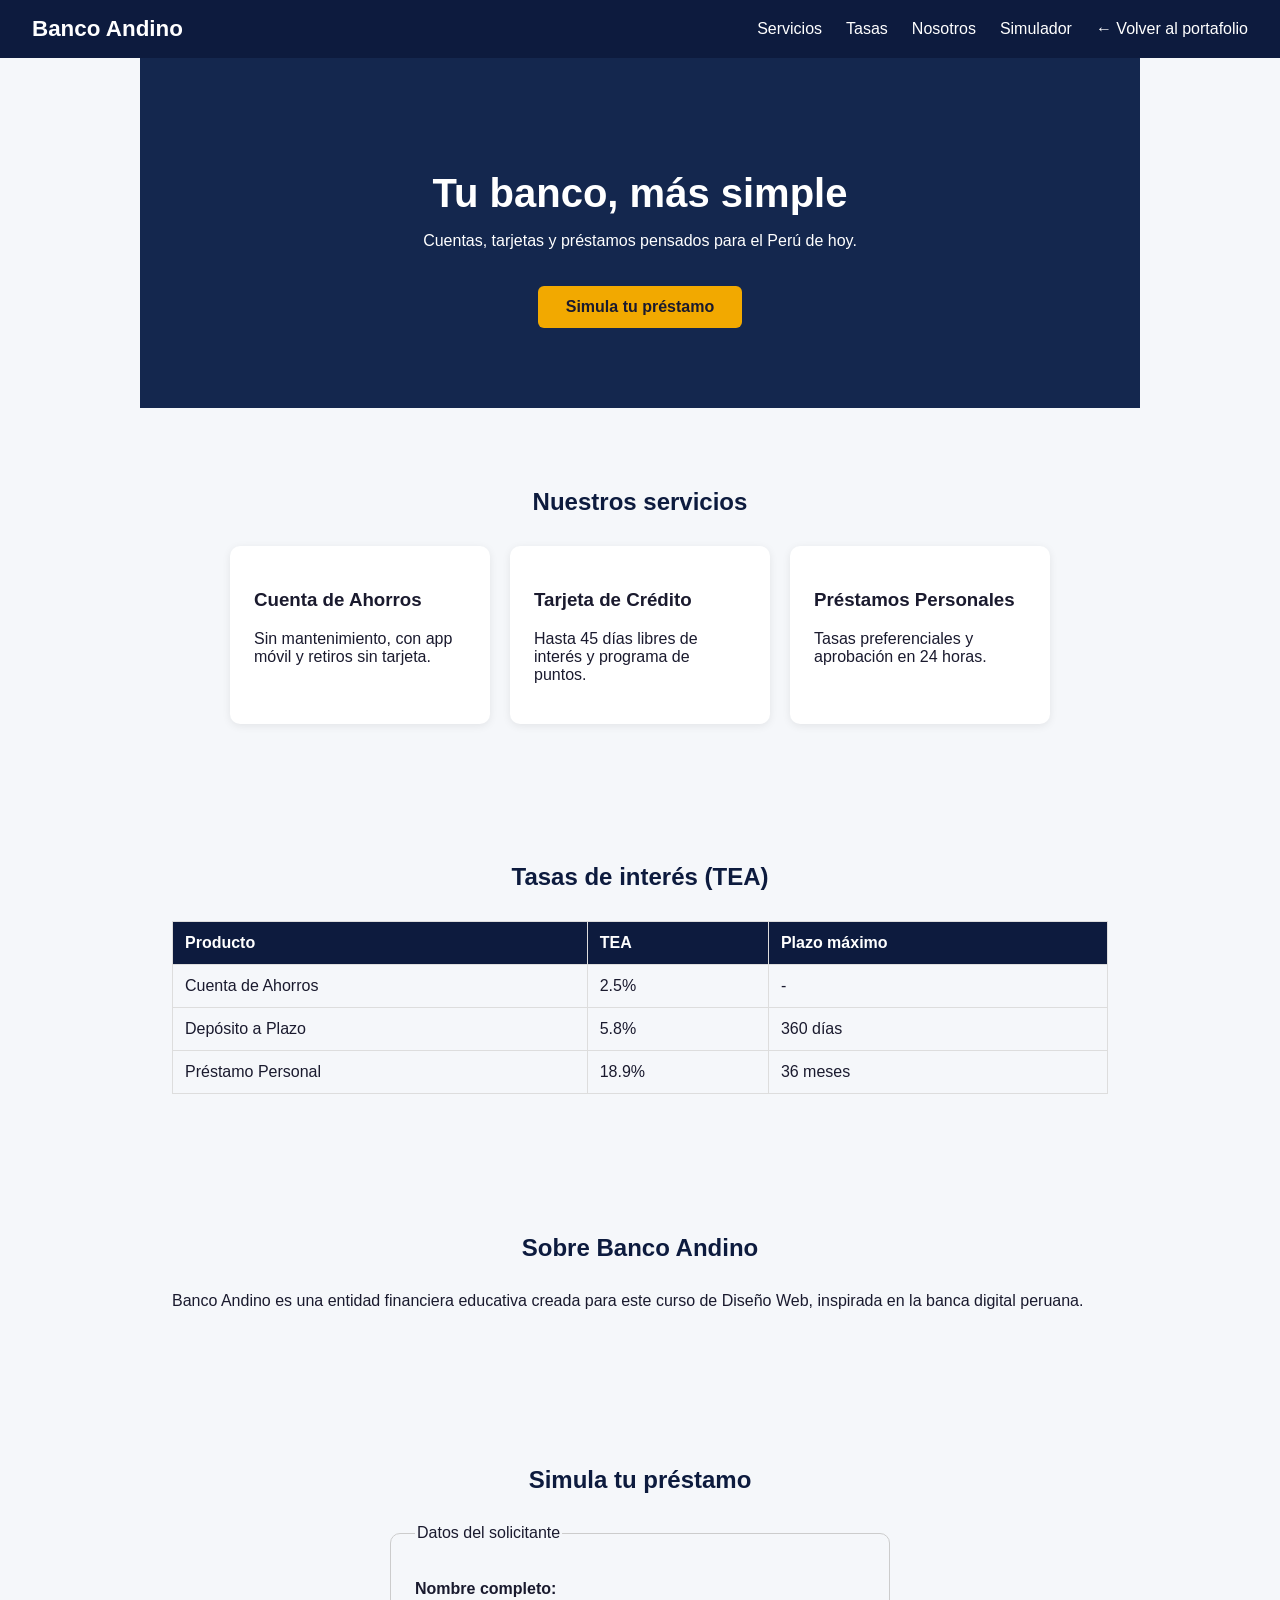
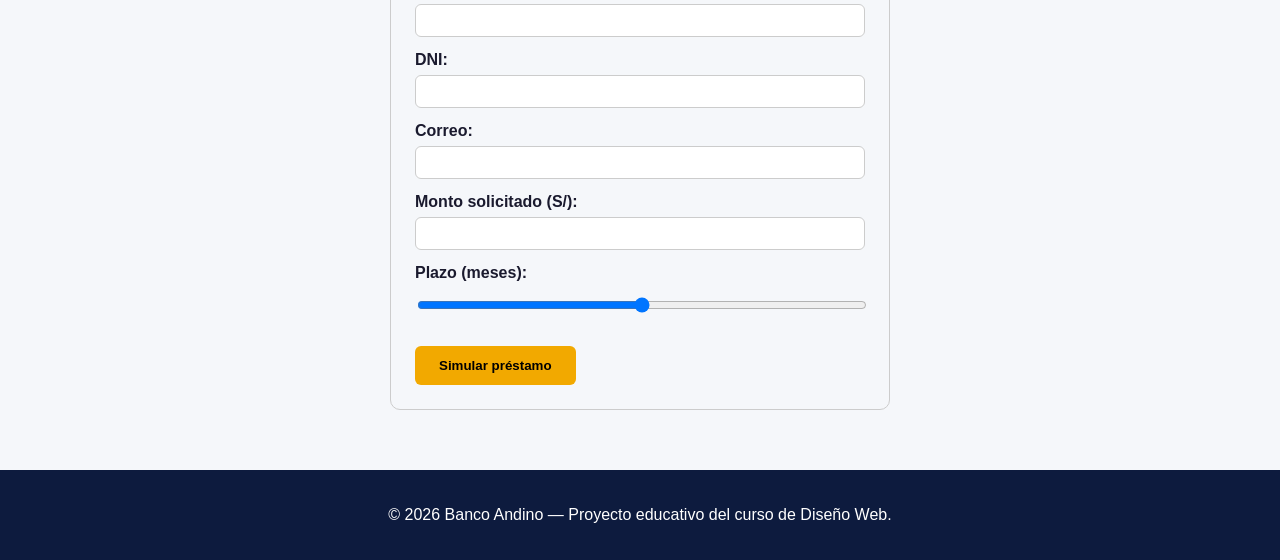
<file: html/banco.html>
<!DOCTYPE html>
<html lang="es">
<head>
    <meta charset="UTF-8">
    <meta name="viewport" content="width=device-width, initial-scale=1.0">
    <meta name="description" content="Banco Andino - Banca simple y confiable">
    <title>Banco Andino</title>
    <link rel="stylesheet" href="../css/banco.css">
</head>
<body>
    <header>
        <div class="logo">Banco Andino</div>
        <nav>
            <ul>
                <li><a href="#servicios">Servicios</a></li>
                <li><a href="#tasas">Tasas</a></li>
                <li><a href="#nosotros">Nosotros</a></li>
                <li><a href="#contacto">Simulador</a></li>
                <li><a href="portafolio.html">← Volver al portafolio</a></li>
            </ul>
        </nav>
    </header>

    <main>
        <section class="hero">
            <h1>Tu banco, más simple</h1>
            <p>Cuentas, tarjetas y préstamos pensados para el Perú de hoy.</p>
            <a href="#contacto" class="btn">Simula tu préstamo</a>
        </section>

        <section id="servicios">
            <h2>Nuestros servicios</h2>
            <div class="servicios-grid">
                <article class="servicio-card">
                    <h3>Cuenta de Ahorros</h3>
                    <p>Sin mantenimiento, con app móvil y retiros sin tarjeta.</p>
                </article>
                <article class="servicio-card">
                    <h3>Tarjeta de Crédito</h3>
                    <p>Hasta 45 días libres de interés y programa de puntos.</p>
                </article>
                <article class="servicio-card">
                    <h3>Préstamos Personales</h3>
                    <p>Tasas preferenciales y aprobación en 24 horas.</p>
                </article>
            </div>
        </section>

        <section id="tasas">
            <h2>Tasas de interés (TEA)</h2>
            <table>
                <thead>
                    <tr>
                        <th scope="col">Producto</th>
                        <th scope="col">TEA</th>
                        <th scope="col">Plazo máximo</th>
                    </tr>
                </thead>
                <tbody>
                    <tr>
                        <td>Cuenta de Ahorros</td>
                        <td>2.5%</td>
                        <td>-</td>
                    </tr>
                    <tr>
                        <td>Depósito a Plazo</td>
                        <td>5.8%</td>
                        <td>360 días</td>
                    </tr>
                    <tr>
                        <td>Préstamo Personal</td>
                        <td>18.9%</td>
                        <td>36 meses</td>
                    </tr>
                </tbody>
            </table>
        </section>

        <section id="nosotros">
            <h2>Sobre Banco Andino</h2>
            <p>Banco Andino es una entidad financiera educativa creada para este curso de Diseño Web, inspirada en la banca digital peruana.</p>
        </section>

        <section id="contacto">
            <h2>Simula tu préstamo</h2>
            <form>
                <fieldset>
                    <legend>Datos del solicitante</legend>

                    <label for="nombre">Nombre completo:</label>
                    <input type="text" id="nombre" name="nombre" required>

                    <label for="dni">DNI:</label>
                    <input type="text" id="dni" name="dni" pattern="[0-9]{8}" maxlength="8" required>

                    <label for="correo">Correo:</label>
                    <input type="email" id="correo" name="correo" required>

                    <label for="monto">Monto solicitado (S/):</label>
                    <input type="number" id="monto" name="monto" min="500" max="50000" step="100">

                    <label for="plazo">Plazo (meses):</label>
                    <input type="range" id="plazo" name="plazo" min="6" max="36">

                    <input type="submit" value="Simular préstamo">
                </fieldset>
            </form>
        </section>
    </main>

    <footer>
        <p>&copy; 2026 Banco Andino — Proyecto educativo del curso de Diseño Web.</p>
    </footer>
</body>
</html>
</file>
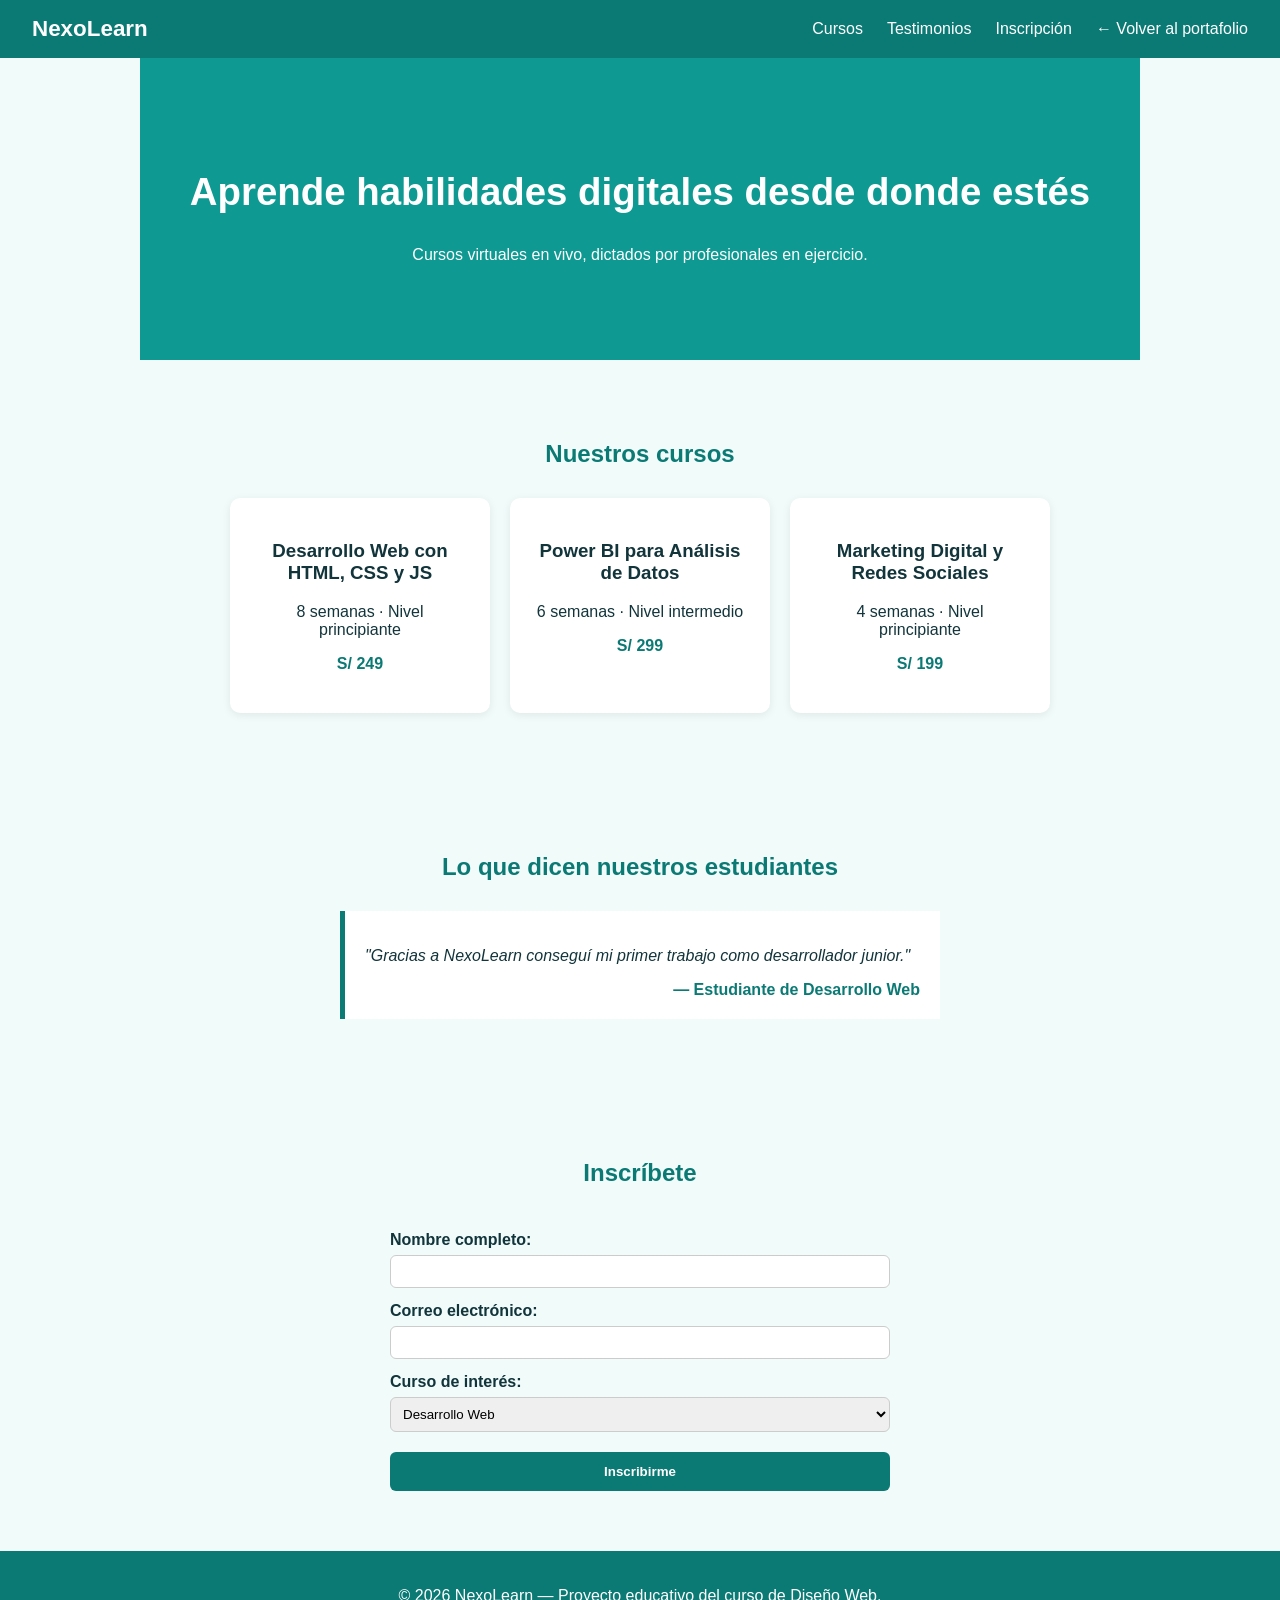
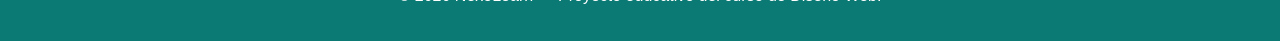
<file: html/capacitacion_virtual.html>
<!DOCTYPE html>
<html lang="es">
<head>
    <meta charset="UTF-8">
    <meta name="viewport" content="width=device-width, initial-scale=1.0">
    <meta name="description" content="NexoLearn - Capacitación y Cursos Virtuales">
    <title>NexoLearn - Capacitación Virtual</title>
    <link rel="stylesheet" href="../css/capacitacion_virtual.css">
</head>
<body>
    <header>
        <div class="logo">NexoLearn</div>
        <nav>
            <ul>
                <li><a href="#cursos">Cursos</a></li>
                <li><a href="#testimonios">Testimonios</a></li>
                <li><a href="#inscripcion">Inscripción</a></li>
                <li><a href="portafolio.html">← Volver al portafolio</a></li>
            </ul>
        </nav>
    </header>

    <main>
        <section class="hero">
            <h1>Aprende habilidades digitales desde donde estés</h1>
            <p>Cursos virtuales en vivo, dictados por profesionales en ejercicio.</p>
        </section>

        <section id="cursos">
            <h2>Nuestros cursos</h2>
            <div class="cursos-grid">

                <article class="curso-card">
                    <h3>Desarrollo Web con HTML, CSS y JS</h3>
                    <p>8 semanas · Nivel principiante</p>
                    <p class="precio">S/ 249</p>
                </article>

                <article class="curso-card">
                    <h3>Power BI para Análisis de Datos</h3>
                    <p>6 semanas · Nivel intermedio</p>
                    <p class="precio">S/ 299</p>
                </article>

                <article class="curso-card">
                    <h3>Marketing Digital y Redes Sociales</h3>
                    <p>4 semanas · Nivel principiante</p>
                    <p class="precio">S/ 199</p>
                </article>

            </div>
        </section>

        <section id="testimonios">
            <h2>Lo que dicen nuestros estudiantes</h2>
            <blockquote>
                <p>"Gracias a NexoLearn conseguí mi primer trabajo como desarrollador junior."</p>
                <cite>— Estudiante de Desarrollo Web</cite>
            </blockquote>
        </section>

        <section id="inscripcion">
            <h2>Inscríbete</h2>
            <form>
                <label for="nombre">Nombre completo:</label>
                <input type="text" id="nombre" name="nombre" required>

                <label for="correo">Correo electrónico:</label>
                <input type="email" id="correo" name="correo" required>

                <label for="curso">Curso de interés:</label>
                <select id="curso" name="curso">
                    <option value="web">Desarrollo Web</option>
                    <option value="bi">Power BI</option>
                    <option value="marketing">Marketing Digital</option>
                </select>

                <input type="submit" value="Inscribirme">
            </form>
        </section>
    </main>

    <footer>
        <p>&copy; 2026 NexoLearn — Proyecto educativo del curso de Diseño Web.</p>
    </footer>
</body>
</html>
</file>
<file: css/banco.css>
* { box-sizing: border-box; }

body {
    font-family: 'Segoe UI', Arial, sans-serif;
    margin: 0;
    color: #1a1a2e;
    background-color: #f5f7fa;
}

header {
    display: flex;
    justify-content: space-between;
    align-items: center;
    background-color: #0d1b3e;
    color: white;
    padding: 16px 32px;
}

.logo { font-size: 1.4rem; font-weight: bold; }

header nav ul {
    list-style: none;
    display: flex;
    gap: 24px;
    margin: 0;
    padding: 0;
}

header nav a { color: white; text-decoration: none; }
header nav a:hover { text-decoration: underline; }

.hero {
    background-color: #14274e;
    color: white;
    text-align: center;
    padding: 80px 20px;
}

.hero h1 { font-size: 2.5rem; margin-bottom: 10px; }

.btn {
    display: inline-block;
    margin-top: 20px;
    padding: 12px 28px;
    background-color: #f2a900;
    color: #1a1a2e;
    border-radius: 6px;
    text-decoration: none;
    font-weight: bold;
}

section { padding: 60px 32px; max-width: 1000px; margin: 0 auto; }
h2 { color: #0d1b3e; text-align: center; margin-bottom: 30px; }

.servicios-grid { display: flex; flex-wrap: wrap; gap: 20px; justify-content: center; }

.servicio-card {
    background-color: white;
    border-radius: 10px;
    padding: 24px;
    width: 260px;
    box-shadow: 0 2px 8px rgba(0, 0, 0, 0.08);
}

table { width: 100%; border-collapse: collapse; }
th, td { padding: 12px; border: 1px solid #ddd; text-align: left; }
th { background-color: #0d1b3e; color: white; }

form fieldset {
    border: 1px solid #ccc;
    border-radius: 10px;
    padding: 24px;
    max-width: 500px;
    margin: 0 auto;
}

form label { display: block; margin-top: 14px; font-weight: bold; }

form input {
    width: 100%;
    padding: 8px;
    margin-top: 6px;
    border-radius: 6px;
    border: 1px solid #ccc;
}

form input[type="submit"] {
    margin-top: 20px;
    width: auto;
    background-color: #f2a900;
    border: none;
    padding: 12px 24px;
    font-weight: bold;
    cursor: pointer;
    border-radius: 6px;
}

footer { background-color: #0d1b3e; color: white; text-align: center; padding: 20px; }
</file>
<file: css/capacitacion_virtual.css>
* { box-sizing: border-box; }

body {
    font-family: 'Segoe UI', Arial, sans-serif;
    margin: 0;
    background-color: #f0fbfa;
    color: #12343b;
}

header {
    display: flex;
    justify-content: space-between;
    align-items: center;
    background-color: #0b7a75;
    color: white;
    padding: 16px 32px;
}

.logo { font-size: 1.4rem; font-weight: bold; }

header nav ul {
    list-style: none;
    display: flex;
    gap: 24px;
    margin: 0;
    padding: 0;
}

header nav a { color: white; text-decoration: none; }
header nav a:hover { text-decoration: underline; }

.hero {
    background-color: #0e9a92;
    color: white;
    text-align: center;
    padding: 80px 20px;
}

.hero h1 { font-size: 2.4rem; }

section { padding: 60px 32px; max-width: 1000px; margin: 0 auto; }
h2 { text-align: center; color: #0b7a75; margin-bottom: 30px; }

.cursos-grid { display: flex; flex-wrap: wrap; gap: 20px; justify-content: center; }

.curso-card {
    background-color: white;
    border-radius: 10px;
    padding: 24px;
    width: 260px;
    text-align: center;
    box-shadow: 0 2px 8px rgba(0, 0, 0, 0.08);
}

.precio { font-weight: bold; color: #0b7a75; }

blockquote {
    background-color: white;
    border-left: 5px solid #0b7a75;
    padding: 20px;
    font-style: italic;
    max-width: 600px;
    margin: 0 auto;
}

blockquote cite {
    display: block;
    margin-top: 10px;
    font-style: normal;
    font-weight: bold;
    color: #0b7a75;
    text-align: right;
}

form { max-width: 500px; margin: 0 auto; display: flex; flex-direction: column; }
form label { margin-top: 14px; font-weight: bold; }

form input, form select {
    padding: 8px;
    margin-top: 6px;
    border-radius: 6px;
    border: 1px solid #ccc;
}

form input[type="submit"] {
    margin-top: 20px;
    background-color: #0b7a75;
    color: white;
    border: none;
    padding: 12px;
    border-radius: 6px;
    font-weight: bold;
    cursor: pointer;
}

footer { background-color: #0b7a75; color: white; text-align: center; padding: 20px; }
</file>
